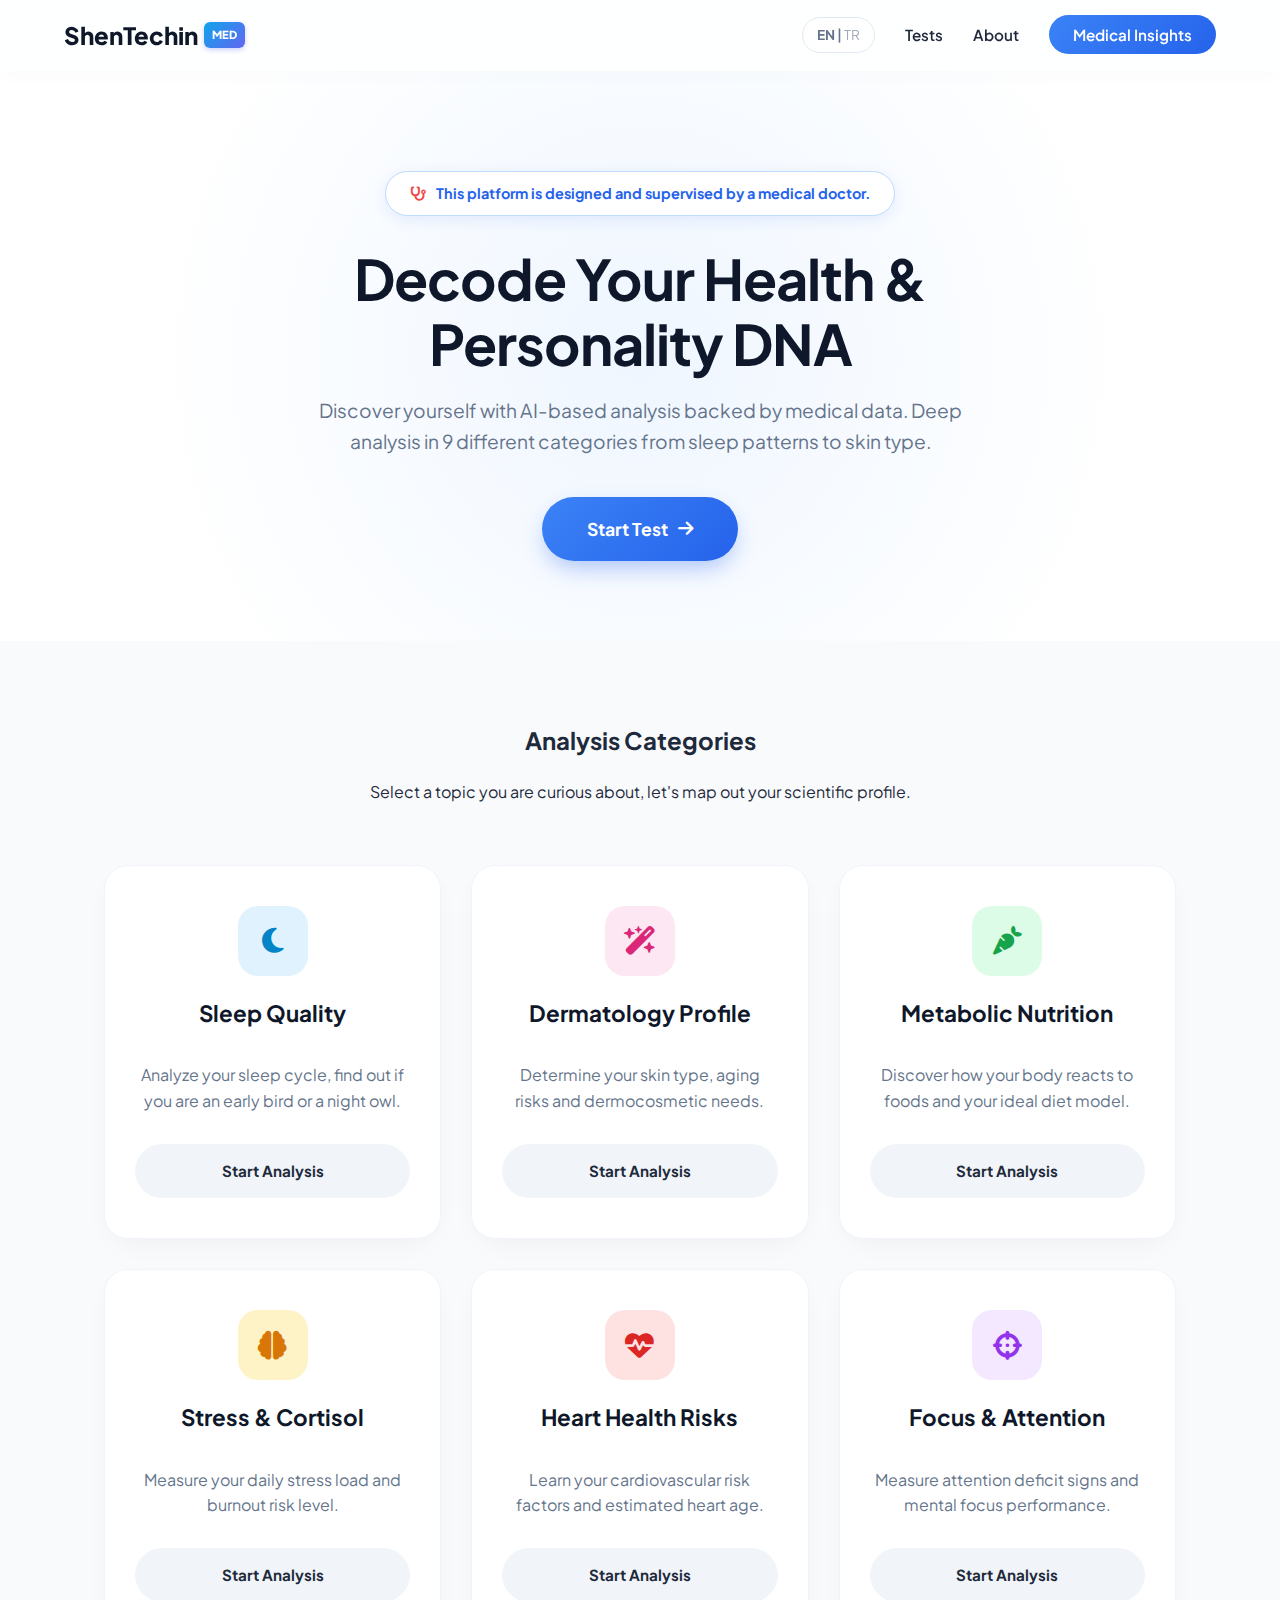
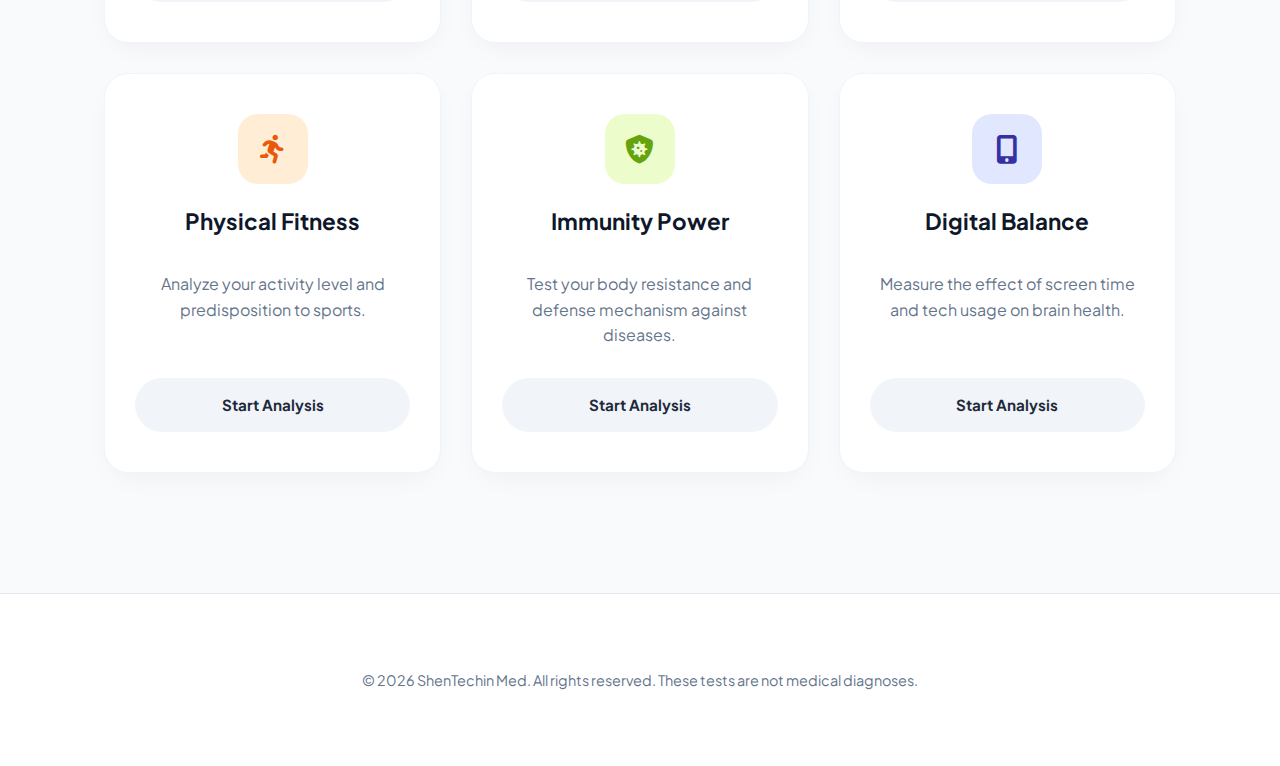
<file: index.html>
<!DOCTYPE html>
<html lang="en">
<head>
    <meta charset="UTF-8">
    <meta name="viewport" content="width=device-width, initial-scale=1.0">
    <title>ShenTechin Med | Decode Yourself</title>
    
    <link rel="preconnect" href="https://fonts.googleapis.com">
    <link rel="preconnect" href="https://fonts.gstatic.com" crossorigin>
    
    <link href="https://fonts.googleapis.com/css2?family=Inter:wght@300;400;600;800&display=swap" rel="stylesheet">
    <link rel="stylesheet" href="assets/css/base.css">
    <link rel="stylesheet" href="assets/css/home.css">
    <link rel="stylesheet" href="assets/css/quiz.css">
    <link rel="stylesheet" href="assets/css/pages.css">
    <link rel="stylesheet" href="https://cdnjs.cloudflare.com/ajax/libs/font-awesome/6.4.0/css/all.min.css">
</head>
<body>

    <!-- NAVİGASYON -->
    <nav class="navbar">
        <a href="index.html" class="logo">
            ShenTechin<span class="med-badge">MED</span>
        </a>
        <ul class="nav-links">
            <li class="lang-switcher">
                <span id="lang-en" onclick="setLanguage('en')" style="cursor:pointer;">EN</span> | 
                <span id="lang-tr" onclick="setLanguage('tr')" style="cursor:pointer;">TR</span>
            </li>
            <li><a href="#test-section" data-i18n="nav_tests">Tests</a></li>
            <li><a href="about.html" data-i18n="nav_about">About</a></li>
            <!-- Login Kaldırıldı, Insights Eklendi -->
            <li><a href="insights.html" class="btn-login" style="background:var(--primary-gradient); border:none;" data-i18n="nav_insights">Medical Insights</a></li>
        </ul>
    </nav>

    <!-- HERO SECTION -->
    <header class="hero">
        <div class="hero-content">
            <div class="doctor-badge-container">
                <span class="doctor-badge" data-i18n="doctor_loop_hero">
                    <i class="fa-solid fa-stethoscope"></i> This platform is designed and supervised by a medical doctor.
                </span>
            </div>
            <h1 data-i18n="hero_title">Decode Your Health &<br>Personality DNA</h1>
            <p data-i18n="hero_desc">Discover yourself with AI-based analysis backed by medical data.</p>
            <a href="#test-section" class="cta-button" data-i18n="hero_btn">Start Test <i class="fa-solid fa-arrow-right"></i></a>
        </div>
    </header>

    <!-- TEST KATEGORİLERİ -->
    <section id="test-section" class="container">
        <div class="section-title">
            <h2 data-i18n="cat_title">Analysis Categories</h2>
            <p data-i18n="cat_desc">Select a topic you are curious about.</p>
        </div>

        <div class="grid-container">
            <!-- 1. SLEEP -->
            <div class="card">
                <div class="card-icon" style="background: #e0f2fe; color: #0284c7;"><i class="fa-solid fa-moon"></i></div>
                <h3 data-i18n="card_sleep_title">Sleep Quality</h3>
                <p data-i18n="card_sleep_desc">Analyze your sleep cycle.</p>
                <a href="quiz.html?type=sleep" class="start-test-btn" data-i18n="btn_start">Start Analysis</a>
            </div>

            <!-- 2. SKIN -->
            <div class="card">
                <div class="card-icon" style="background: #fce7f3; color: #db2777;"><i class="fa-solid fa-wand-magic-sparkles"></i></div>
                <h3 data-i18n="card_skin_title">Dermatology Profile</h3>
                <p data-i18n="card_skin_desc">Determine your skin type.</p>
                <a href="quiz.html?type=skin" class="start-test-btn" data-i18n="btn_start">Start Analysis</a>
            </div>

            <!-- 3. DIET -->
            <div class="card">
                <div class="card-icon" style="background: #dcfce7; color: #16a34a;"><i class="fa-solid fa-carrot"></i></div>
                <h3 data-i18n="card_diet_title">Metabolic Nutrition</h3>
                <p data-i18n="card_diet_desc">Discover your ideal diet model.</p>
                <a href="quiz.html?type=diet" class="start-test-btn" data-i18n="btn_start">Start Analysis</a>
            </div>

            <!-- 4. STRESS -->
            <div class="card">
                <div class="card-icon" style="background: #fef3c7; color: #d97706;"><i class="fa-solid fa-brain"></i></div>
                <h3 data-i18n="card_stress_title">Stress & Cortisol</h3>
                <p data-i18n="card_stress_desc">Measure your daily stress load.</p>
                <a href="quiz.html?type=stress" class="start-test-btn" data-i18n="btn_start">Start Analysis</a>
            </div>

            <!-- 5. HEART -->
            <div class="card">
                <div class="card-icon" style="background: #fee2e2; color: #dc2626;"><i class="fa-solid fa-heart-pulse"></i></div>
                <h3 data-i18n="card_heart_title">Heart Risk Analysis</h3>
                <p data-i18n="card_heart_desc">Learn your cardiovascular risk factors.</p>
                <a href="quiz.html?type=heart" class="start-test-btn" data-i18n="btn_start">Start Analysis</a>
            </div>

            <!-- 6. FOCUS -->
            <div class="card">
                <div class="card-icon" style="background: #f3e8ff; color: #9333ea;"><i class="fa-solid fa-crosshairs"></i></div>
                <h3 data-i18n="card_focus_title">Focus & Attention</h3>
                <p data-i18n="card_focus_desc">Measure attention deficit signs.</p>
                <a href="quiz.html?type=focus" class="start-test-btn" data-i18n="btn_start">Start Analysis</a>
            </div>

            <!-- 7. FITNESS -->
            <div class="card">
                <div class="card-icon" style="background: #ffedd5; color: #ea580c;"><i class="fa-solid fa-person-running"></i></div>
                <h3 data-i18n="card_fitness_title">Physical Fitness</h3>
                <p data-i18n="card_fitness_desc">Analyze your activity level.</p>
                <a href="quiz.html?type=fitness" class="start-test-btn" data-i18n="btn_start">Start Analysis</a>
            </div>

            <!-- 8. IMMUNITY -->
            <div class="card">
                <div class="card-icon" style="background: #ecfccb; color: #65a30d;"><i class="fa-solid fa-shield-virus"></i></div>
                <h3 data-i18n="card_immunity_title">Immunity Power</h3>
                <p data-i18n="card_immunity_desc">Test your body resistance.</p>
                <a href="quiz.html?type=immunity" class="start-test-btn" data-i18n="btn_start">Start Analysis</a>
            </div>

            <!-- 9. TECH -->
            <div class="card">
                <div class="card-icon" style="background: #e0e7ff; color: #3730a3;"><i class="fa-solid fa-mobile-screen-button"></i></div>
                <h3 data-i18n="card_tech_title">Digital Balance</h3>
                <p data-i18n="card_tech_desc">Measure screen time effects.</p>
                <a href="quiz.html?type=tech" class="start-test-btn" data-i18n="btn_start">Start Analysis</a>
            </div>

        </div>
    </section>

    <footer>
        <p data-i18n="footer_text">&copy; 2026 ShenTechin Med. All rights reserved.</p>
    </footer>

    <script src="assets/js/translations.js"></script>
</body>
</html>
</file>
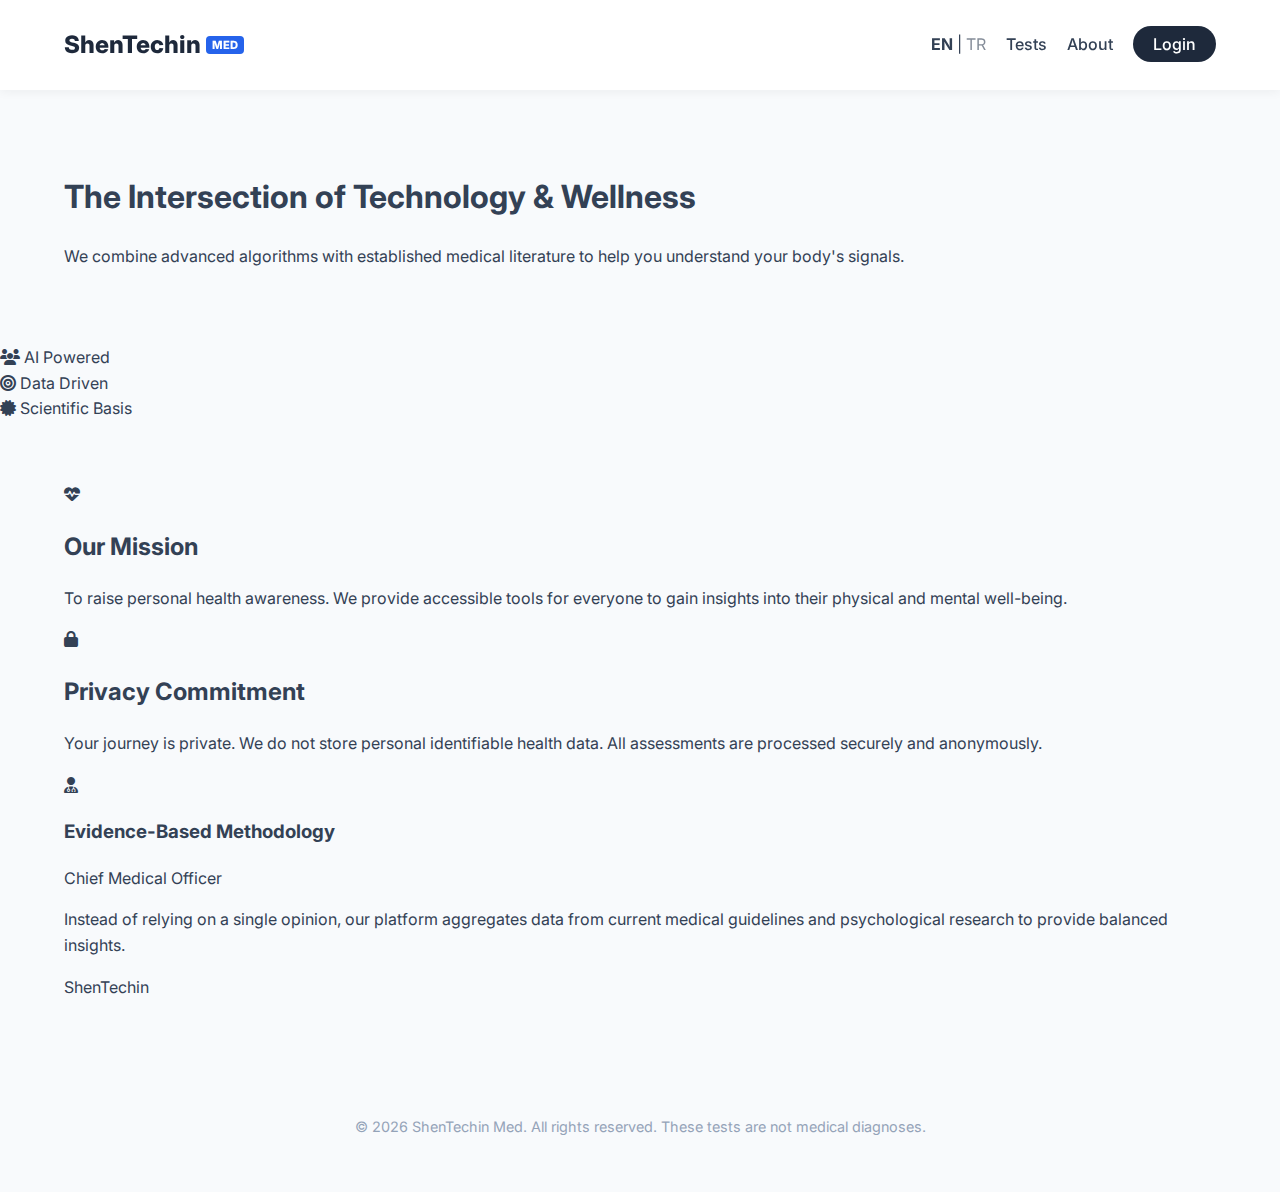
<file: about.html>
<!DOCTYPE html>
<html lang="en">
<head>
    <meta charset="UTF-8">
    <meta name="viewport" content="width=device-width, initial-scale=1.0">
    <title>About Us | ShenTechin Med</title>
    <link href="https://fonts.googleapis.com/css2?family=Inter:wght@300;400;600;800&display=swap" rel="stylesheet">
    <link rel="stylesheet" href="assets/css/style.css">
    <link rel="stylesheet" href="https://cdnjs.cloudflare.com/ajax/libs/font-awesome/6.4.0/css/all.min.css">
</head>
<body>

    <!-- NAVİGASYON (Aynı) -->
    <nav class="navbar">
        <div class="logo">ShenTechin<span class="med-badge">MED</span></div>
        <ul class="nav-links">
            <li class="lang-switcher">
                <span id="lang-en" onclick="setLanguage('en')" style="cursor:pointer;">EN</span> | 
                <span id="lang-tr" onclick="setLanguage('tr')" style="cursor:pointer;">TR</span>
            </li>
            <li><a href="index.html" data-i18n="nav_tests">Tests</a></li>
            <li><a href="about.html" class="active" data-i18n="nav_about">About</a></li>
            <li><a href="#" class="btn-login" data-i18n="nav_login">Login</a></li>
        </ul>
    </nav>

    <!-- HAKKIMIZDA HERO -->
    <header class="about-hero">
        <div class="container">
            <h1 data-i18n="about_hero_title">Bridging Medical Science & AI</h1>
            <p data-i18n="about_hero_desc">Dedicated to helping you understand your body and mind better.</p>
        </div>
    </header>

    <!-- İSTATİSTİKLER (GÜVEN BANDI) -->
    <div class="stats-bar">
        <div class="stat-item"><i class="fa-solid fa-users"></i> <span data-i18n="stat_1">50k+ Tests</span></div>
        <div class="stat-item"><i class="fa-solid fa-bullseye"></i> <span data-i18n="stat_2">98% Accuracy</span></div>
        <div class="stat-item"><i class="fa-solid fa-certificate"></i> <span data-i18n="stat_3">Doctor Approved</span></div>
    </div>

    <!-- İÇERİK IZGARASI -->
    <section class="container about-content">
        
        <!-- MİSYON & GİZLİLİK -->
        <div class="text-section">
            <div class="info-block">
                <div class="icon-box"><i class="fa-solid fa-heart-pulse"></i></div>
                <h2 data-i18n="mission_title">Our Mission</h2>
                <p data-i18n="mission_desc">To democratize health analysis...</p>
            </div>

            <div class="info-block">
                <div class="icon-box"><i class="fa-solid fa-lock"></i></div>
                <h2 data-i18n="privacy_title">Privacy First</h2>
                <p data-i18n="privacy_desc">Your health data is personal...</p>
            </div>
        </div>

        <!-- DOKTOR KARTI -->
        <div class="doctor-card">
            <div class="doc-img-placeholder">
                <i class="fa-solid fa-user-doctor"></i>
            </div>
            <h3 data-i18n="doctor_name">Dr. Shen Techin</h3>
            <span class="doc-title">Chief Medical Officer</span>
            <p data-i18n="doctor_bio">With over 15 years of experience...</p>
            <div class="doc-sign">ShenTechin</div>
        </div>

    </section>

    <footer>
        <p data-i18n="footer_text">&copy; 2026 ShenTechin Med. All rights reserved.</p>
    </footer>

    <script src="assets/js/translations.js"></script>
</body>
</html>
</file>
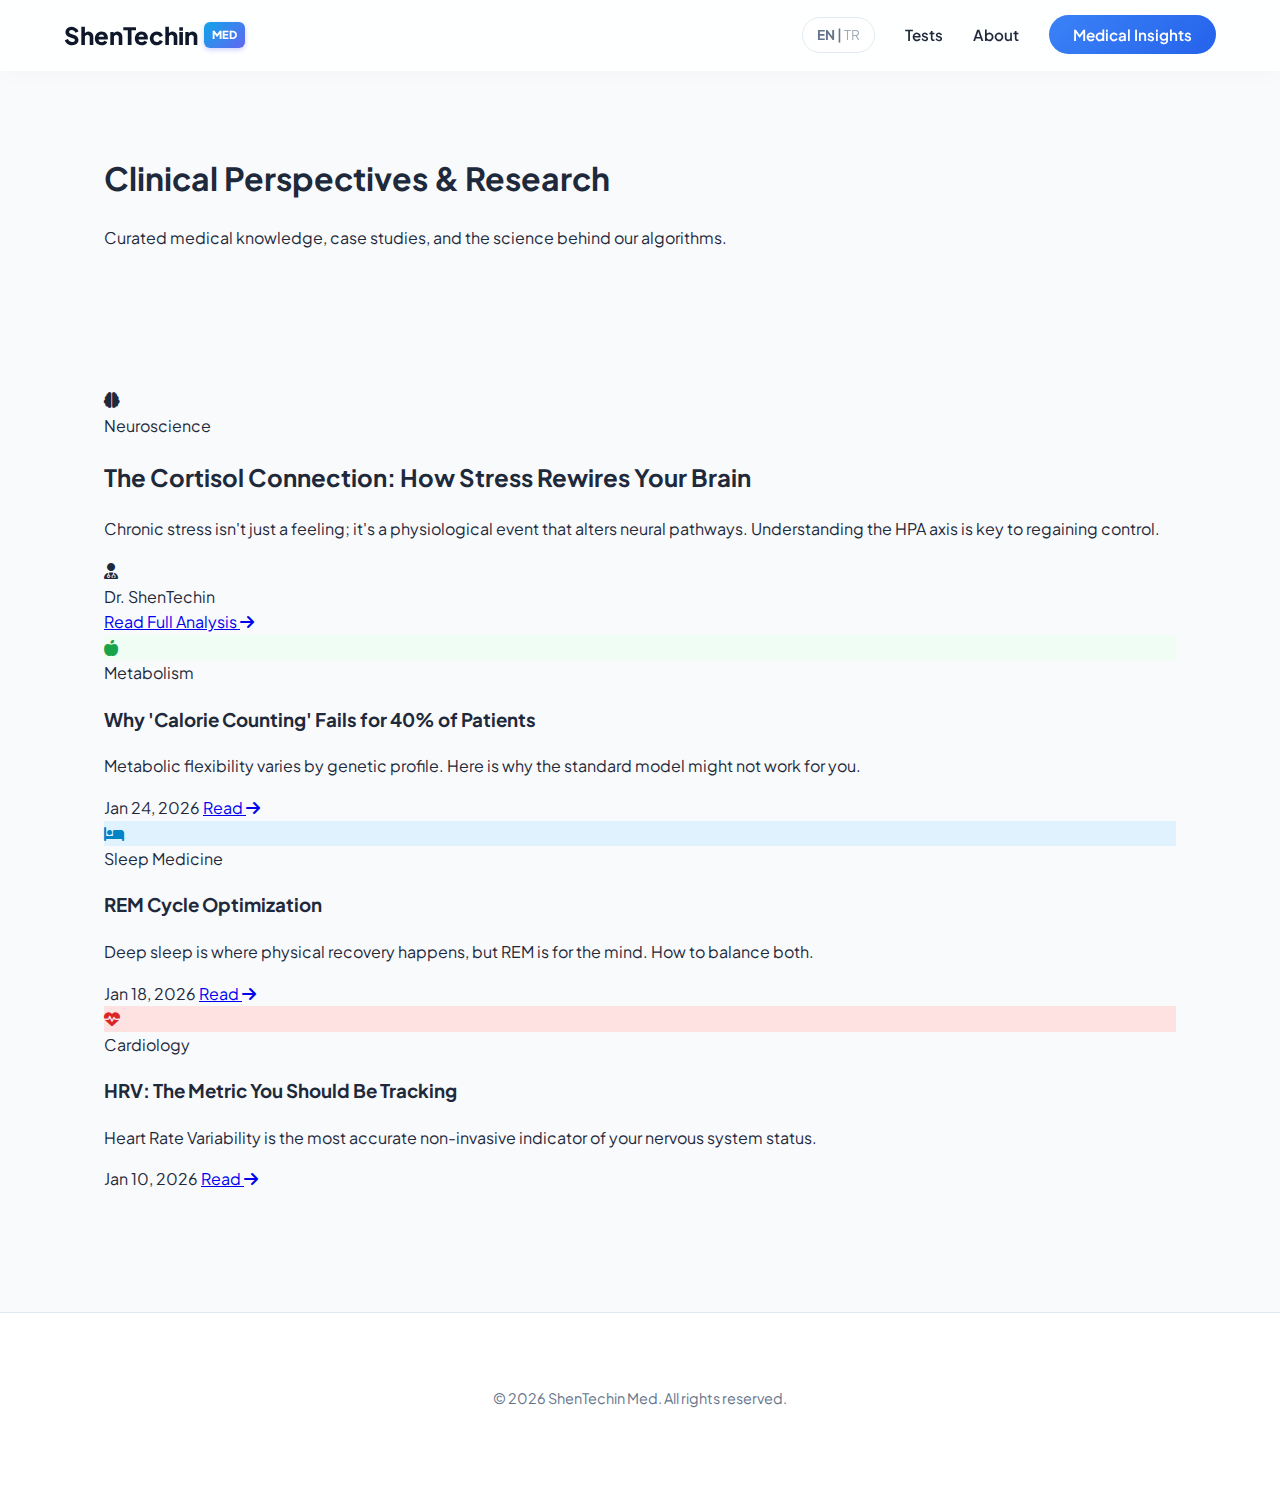
<file: insights.html>
<!DOCTYPE html>
<html lang="en">
<head>
    <meta charset="UTF-8">
    <meta name="viewport" content="width=device-width, initial-scale=1.0">
    <title>Medical Insights | Dr. ShenTechin</title>
    
    <!-- Preconnect -->
    <link rel="preconnect" href="https://fonts.googleapis.com">
    <link rel="preconnect" href="https://fonts.gstatic.com" crossorigin>

    <link href="https://fonts.googleapis.com/css2?family=Plus+Jakarta+Sans:wght@300;400;500;600;700;800&display=swap" rel="stylesheet">
    <link rel="stylesheet" href="assets/css/base.css">
    <link rel="stylesheet" href="assets/css/home.css">
    <link rel="stylesheet" href="assets/css/pages.css">
    <link rel="stylesheet" href="https://cdnjs.cloudflare.com/ajax/libs/font-awesome/6.4.0/css/all.min.css">
</head>
<body>

    <!-- NAVBAR -->
    <nav class="navbar">
        <a href="index.html" class="logo">
            ShenTechin<span class="med-badge">MED</span>
        </a>
        <ul class="nav-links">
            <li class="lang-switcher">
                <span id="lang-en" onclick="setLanguage('en')" style="cursor:pointer;">EN</span> | 
                <span id="lang-tr" onclick="setLanguage('tr')" style="cursor:pointer;">TR</span>
            </li>
            <li><a href="index.html">Tests</a></li>
            <li><a href="about.html">About</a></li>
            <!-- Login yerine Medical Insights Butonu -->
            <li><a href="insights.html" class="btn-login" style="background:var(--primary-gradient); border:none;">Medical Insights</a></li>
        </ul>
    </nav>

    <!-- INSIGHTS HERO -->
    <header class="insights-hero">
        <div class="container">
            <h1>Clinical Perspectives & Research</h1>
            <p>Curated medical knowledge, case studies, and the science behind our algorithms.</p>
        </div>
    </header>

    <!-- BLOG CONTENT -->
    <section class="container blog-container">
        
        <!-- FEATURED ARTICLE (Öne Çıkan) -->
        <article class="featured-article">
            <div class="featured-img">
                <i class="fa-solid fa-brain"></i>
            </div>
            <div class="featured-content">
                <span class="badge neuro">Neuroscience</span>
                <h2>The Cortisol Connection: How Stress Rewires Your Brain</h2>
                <p>Chronic stress isn't just a feeling; it's a physiological event that alters neural pathways. Understanding the HPA axis is key to regaining control.</p>
                <div class="article-footer">
                    <div class="author-box">
                        <div class="author-avatar"><i class="fa-solid fa-user-doctor"></i></div>
                        <span>Dr. ShenTechin</span>
                    </div>
                    <a href="#" class="read-link">Read Full Analysis <i class="fa-solid fa-arrow-right"></i></a>
                </div>
            </div>
        </article>

        <!-- ARTICLES GRID -->
        <div class="articles-grid">
            
            <!-- Article 1 -->
            <article class="article-card">
                <div class="card-img-top" style="background:#f0fdf4; color:#16a34a;">
                    <i class="fa-solid fa-apple-whole"></i>
                </div>
                <div class="article-body">
                    <span class="badge diet">Metabolism</span>
                    <h3 class="article-title">Why 'Calorie Counting' Fails for 40% of Patients</h3>
                    <p class="article-excerpt">Metabolic flexibility varies by genetic profile. Here is why the standard model might not work for you.</p>
                    <div class="article-footer">
                        <span>Jan 24, 2026</span>
                        <a href="#" class="read-link">Read <i class="fa-solid fa-arrow-right"></i></a>
                    </div>
                </div>
            </article>

            <!-- Article 2 -->
            <article class="article-card">
                <div class="card-img-top" style="background:#e0f2fe; color:#0284c7;">
                    <i class="fa-solid fa-bed"></i>
                </div>
                <div class="article-body">
                    <span class="badge sleep">Sleep Medicine</span>
                    <h3 class="article-title">REM Cycle Optimization</h3>
                    <p class="article-excerpt">Deep sleep is where physical recovery happens, but REM is for the mind. How to balance both.</p>
                    <div class="article-footer">
                        <span>Jan 18, 2026</span>
                        <a href="#" class="read-link">Read <i class="fa-solid fa-arrow-right"></i></a>
                    </div>
                </div>
            </article>

            <!-- Article 3 -->
            <article class="article-card">
                <div class="card-img-top" style="background:#fee2e2; color:#dc2626;">
                    <i class="fa-solid fa-heart-pulse"></i>
                </div>
                <div class="article-body">
                    <span class="badge cardio">Cardiology</span>
                    <h3 class="article-title">HRV: The Metric You Should Be Tracking</h3>
                    <p class="article-excerpt">Heart Rate Variability is the most accurate non-invasive indicator of your nervous system status.</p>
                    <div class="article-footer">
                        <span>Jan 10, 2026</span>
                        <a href="#" class="read-link">Read <i class="fa-solid fa-arrow-right"></i></a>
                    </div>
                </div>
            </article>

        </div>
    </section>

    <footer>
        <p>&copy; 2026 ShenTechin Med. All rights reserved.</p>
    </footer>

    <script src="assets/js/translations.js"></script>
</body>
</html>
</file>
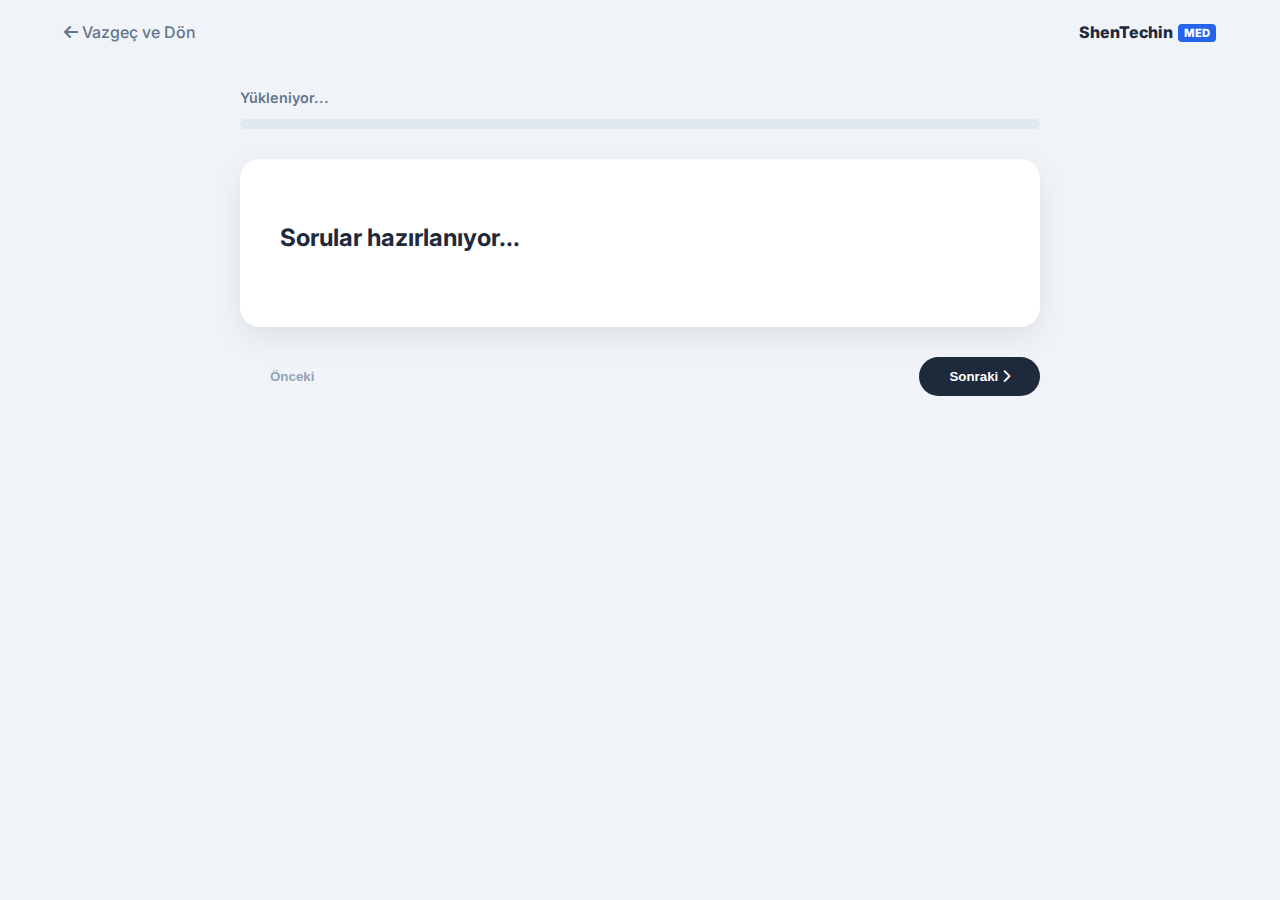
<file: quiz.html>
<!DOCTYPE html>
<html lang="tr">
<head>
    <meta charset="UTF-8">
    <meta name="viewport" content="width=device-width, initial-scale=1.0">
    <title>Analiz Başlıyor | ShenTechin Med</title>
    <link href="https://fonts.googleapis.com/css2?family=Inter:wght@300;400;600;800&display=swap" rel="stylesheet">
    <link rel="stylesheet" href="assets/css/style.css">
    <link rel="stylesheet" href="https://cdnjs.cloudflare.com/ajax/libs/font-awesome/6.4.0/css/all.min.css">
</head>
<body class="quiz-body">

    <!-- NAVİGASYON -->
    <nav class="quiz-nav">
        <a href="index.html" class="back-link"><i class="fa-solid fa-arrow-left"></i> Vazgeç ve Dön</a>
        <div class="logo-small">ShenTechin<span class="med-badge">MED</span></div>
    </nav>

    <!-- ANA ALAN -->
    <div class="quiz-container">
        
        <!-- İLERLEME ÇUBUĞU -->
        <div class="progress-header">
            <span id="question-count">Yükleniyor...</span>
            <div class="progress-bar-bg">
                <div class="progress-bar-fill" style="width: 0%;"></div>
            </div>
        </div>

        <!-- SORU KARTI -->
        <div class="question-card">
            <h2 id="question-text">Sorular hazırlanıyor...</h2>
            
            <!-- Şık butonları JS ile buraya gelecek -->
            <div class="options-grid"></div>
        </div>

        <!-- ALT BUTONLAR -->
        <div class="quiz-footer">
            <button class="nav-btn prev-btn" disabled>Önceki</button>
            <button class="nav-btn next-btn">Sonraki <i class="fa-solid fa-chevron-right"></i></button>
        </div>
    </div>

    <!-- JAVASCRIPT -->
    <script src="assets/js/questions.js"></script>
    <script src="assets/js/logic.js"></script>

</body>
</html>
</file>
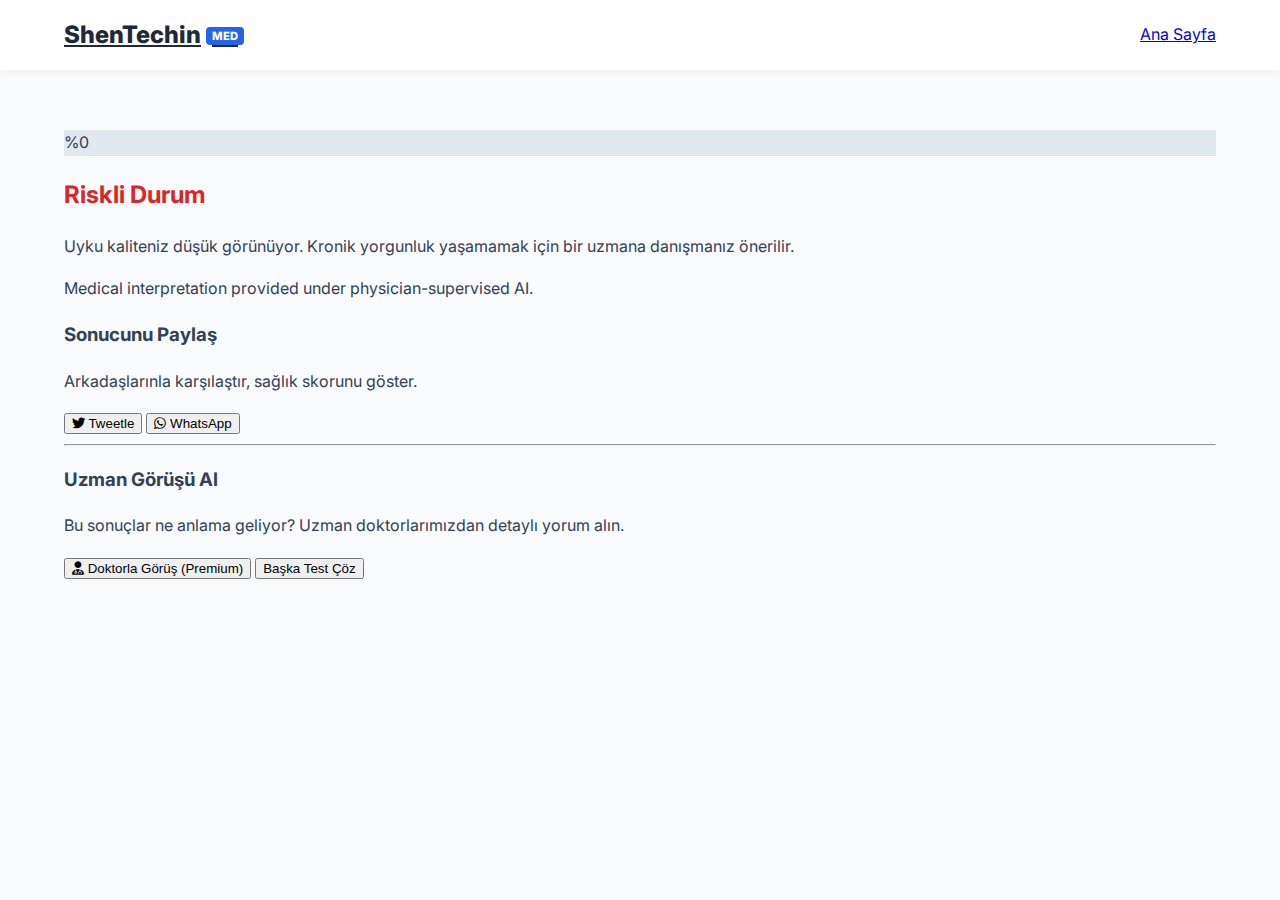
<file: result.html>
<!DOCTYPE html>
<html lang="tr">
<head>
    <meta charset="UTF-8">
    <meta name="viewport" content="width=device-width, initial-scale=1.0">
    <title>Analiz Sonucunuz | ShenTechin Med</title>
    <link href="https://fonts.googleapis.com/css2?family=Inter:wght@300;400;600;800&display=swap" rel="stylesheet">
    <link rel="stylesheet" href="assets/css/style.css">
    <link rel="stylesheet" href="https://cdnjs.cloudflare.com/ajax/libs/font-awesome/6.4.0/css/all.min.css">
</head>
<body class="result-body">

    <nav class="navbar">
        <a href="index.html" class="logo">
            ShenTechin<span class="med-badge">MED</span>
        </a>
        <a href="index.html" class="nav-link">Ana Sayfa</a>
    </nav>

    <div class="container result-container">
        <!-- SOL TARA: GRAFİK VE PUAN -->
        <div class="result-card">
            <div class="score-circle-container">
                <div class="circular-progress" id="score-circle">
                    <span class="progress-value" id="score-text">0%</span>
                </div>
            </div>
            <h2 id="result-title">Analiz Yapılıyor...</h2>
            <p id="result-desc" class="result-desc">Sonuçlarınız işleniyor, lütfen bekleyin.</p>
            <div class="medical-disclaimer">
                <span data-i18n="doctor_loop_result">
                    Medical interpretation provided under physician-supervised AI.
                </span>
            </div>
        </div>

        <!-- SAĞ TARAF: AKSİYON VE PAYLAŞIM -->
        <div class="action-card">
            <h3>Sonucunu Paylaş</h3>
            <p>Arkadaşlarınla karşılaştır, sağlık skorunu göster.</p>
            
            <div class="share-buttons">
                <button class="share-btn twitter" onclick="shareResult('twitter')">
                    <i class="fa-brands fa-twitter"></i> Tweetle
                </button>
                <button class="share-btn whatsapp" onclick="shareResult('whatsapp')">
                    <i class="fa-brands fa-whatsapp"></i> WhatsApp
                </button>
            </div>

            <hr>

            <h3>Uzman Görüşü Al</h3>
            <p>Bu sonuçlar ne anlama geliyor? Uzman doktorlarımızdan detaylı yorum alın.</p>
            <button class="premium-btn"><i class="fa-solid fa-user-doctor"></i> Doktorla Görüş (Premium)</button>
            
            <button class="retry-btn" onclick="window.location.href='index.html'">Başka Test Çöz</button>
        </div>
    </div>

    <script src="assets/js/result.js"></script>
</body>
</html>
</file>
<file: assets/css/base.css>
/* --- 1. BASE.CSS (ÇEKİRDEK & GENEL STİL) --- */
@import url('https://fonts.googleapis.com/css2?family=Plus+Jakarta+Sans:wght@300;400;500;600;700;800&display=swap');

:root {
    /* Premium Renk Paleti */
    --primary: #3b82f6;
    --primary-dark: #2563eb;
    --primary-gradient: linear-gradient(135deg, #3b82f6 0%, #2563eb 100%);
    --accent-gradient: linear-gradient(135deg, #0ea5e9 0%, #6366f1 100%); /* Turkuazdan Mora */
    --secondary: #0f172a; /* Çok koyu lacivert (Siyah yerine) */
    
    --bg-body: #f8fafc; /* Göz yormayan gri-beyaz */
    --surface: #ffffff;
    
    --text-main: #1e293b;
    --text-light: #64748b;
    
    /* Gölgeler (Derinlik Hissi) */
    --shadow-soft: 0 10px 30px -10px rgba(0,0,0,0.06);
    --shadow-hover: 0 20px 40px -10px rgba(37, 99, 235, 0.15);
    
    --radius-lg: 24px;
    --radius-md: 16px;
}

* { box-sizing: border-box; }

body {
    margin: 0;
    font-family: 'Plus Jakarta Sans', sans-serif;
    background-color: var(--bg-body);
    color: var(--text-main);
    line-height: 1.6;
    -webkit-font-smoothing: antialiased;
}

/* NAVBAR (Glassmorphism - Buzlu Cam) */
.navbar {
    display: flex; justify-content: space-between; align-items: center;
    padding: 1rem 5%;
    background: rgba(255, 255, 255, 0.85); /* Şeffaf */
    backdrop-filter: blur(12px); /* Buzlu görüntü */
    -webkit-backdrop-filter: blur(12px);
    position: sticky; top: 0; z-index: 1000;
    border-bottom: 1px solid rgba(255,255,255,0.6);
    box-shadow: 0 4px 20px rgba(0,0,0,0.02);
}

/* Logo (Tıklanabilir & Hareketli) */
.logo {
    font-size: 1.5rem; font-weight: 800; color: var(--secondary);
    text-decoration: none; display: flex; align-items: center;
    transition: transform 0.2s cubic-bezier(0.25, 0.8, 0.25, 1);
}

.logo:hover { transform: scale(1.05); }

.med-badge {
    background: var(--accent-gradient); color: white;
    font-size: 0.7rem; padding: 4px 8px; border-radius: 6px; margin-left: 6px;
    box-shadow: 0 2px 5px rgba(99, 102, 241, 0.3);
}

.nav-links {
    list-style: none; display: flex; align-items: center;
    gap: 30px; margin: 0; padding: 0;
}

.nav-links a {
    text-decoration: none; color: var(--text-main);
    font-weight: 600; font-size: 0.95rem;
    transition: color 0.3s;
}
.nav-links a:hover { color: var(--primary); }

.btn-login {
    background: var(--secondary); color: white !important;
    padding: 10px 24px; border-radius: 30px;
    transition: transform 0.2s, box-shadow 0.2s;
}
.btn-login:hover {
    transform: translateY(-2px);
    box-shadow: 0 6px 15px rgba(15, 23, 42, 0.2);
}

.lang-switcher {
    border: 1px solid #e2e8f0; padding: 6px 14px;
    border-radius: 20px; background: white;
    font-size: 0.85rem; font-weight: 600; color: var(--text-light);
    cursor: pointer;
}

/* FOOTER */
footer {
    text-align: center; padding: 60px 20px;
    color: var(--text-light); font-size: 0.9rem;
    border-top: 1px solid #e2e8f0; background: white;
    margin-top: 60px;
}

@media (max-width: 768px) {
    .nav-links { gap: 15px; }
    .nav-links a { font-size: 0.85rem; }
    .hero h1 { font-size: 2.5rem; }
}
</file>
<file: assets/css/home.css>
/* --- 2. HOME.CSS (ANA SAYFA ÖZEL) --- */

/* HERO ALANI */
.hero {
    background: radial-gradient(circle at 50% 50%, #eff6ff 0%, #ffffff 70%);
    padding: 100px 5% 80px 5%;
    text-align: center;
    position: relative; overflow: hidden;
}

.hero-content { max-width: 800px; margin: 0 auto; position: relative; z-index: 2; }

/* Doktor Rozeti */
.doctor-badge-container { display: flex; justify-content: center; margin-bottom: 30px; }
.doctor-badge {
    display: inline-flex; align-items: center; gap: 10px;
    background: white; color: var(--primary-dark);
    padding: 10px 24px; border-radius: 50px;
    font-size: 0.9rem; font-weight: 700;
    border: 1px solid #bfdbfe;
    box-shadow: 0 4px 15px rgba(37, 99, 235, 0.1);
    transition: transform 0.3s;
}
.doctor-badge:hover { transform: scale(1.02); }
.doctor-badge i { color: #ef4444; }

.hero h1 {
    font-size: 3.5rem; color: var(--secondary);
    margin: 0 0 20px 0; line-height: 1.15; letter-spacing: -1px;
}
.hero p {
    font-size: 1.2rem; color: var(--text-light);
    margin: 0 auto 40px auto; max-width: 650px;
}

/* Ana CTA Butonu */
.cta-button {
    display: inline-flex; align-items: center; gap: 10px;
    background: var(--primary-gradient); color: white;
    padding: 18px 45px; border-radius: 50px;
    text-decoration: none; font-weight: 700; font-size: 1.1rem;
    transition: all 0.3s cubic-bezier(0.25, 0.8, 0.25, 1);
    box-shadow: 0 10px 25px -5px rgba(37, 99, 235, 0.4);
}
.cta-button:hover {
    transform: translateY(-4px);
    box-shadow: 0 20px 35px -10px rgba(37, 99, 235, 0.5);
}

/* KARTLAR VE GRID SİSTEMİ */
.container { padding: 60px 5%; max-width: 1200px; margin: 0 auto; }
.section-title { text-align: center; margin-bottom: 60px; }

.grid-container {
    display: grid;
    /* Kart genişliği en az 300px olacak şekilde ayarla */
    grid-template-columns: repeat(auto-fit, minmax(300px, 1fr));
    gap: 30px; /* Kartlar arası ideal boşluk */
    align-items: stretch; /* Hepsi aynı boyda */
}

/* Kart Tasarımı */
.card {
    background: var(--surface);
    padding: 40px 30px;
    border-radius: var(--radius-lg);
    box-shadow: var(--shadow-soft);
    border: 1px solid #f1f5f9;
    transition: all 0.3s cubic-bezier(0.25, 0.8, 0.25, 1);
    
    /* İÇERİK ORTALAMA (FLEX) */
    display: flex; flex-direction: column;
    align-items: center; text-align: center;
    
    position: relative; overflow: hidden; height: 100%;
}

/* Hover Efektleri */
.card:hover {
    transform: translateY(-10px);
    box-shadow: var(--shadow-hover);
    border-color: #e0f2fe;
}
.card::before { /* Üstteki renkli çizgi */
    content: ''; position: absolute; top: 0; left: 0;
    width: 100%; height: 4px;
    background: var(--accent-gradient);
    opacity: 0; transition: opacity 0.3s;
}
.card:hover::before { opacity: 1; }

.card-icon {
    width: 70px; height: 70px; border-radius: 20px;
    display: flex; align-items: center; justify-content: center;
    font-size: 1.8rem; margin-bottom: 20px;
    transition: transform 0.3s;
}
.card:hover .card-icon { transform: scale(1.1) rotate(5deg); }

.card h3 { font-size: 1.4rem; margin: 0 0 15px 0; color: var(--secondary); font-weight: 700; }
.card p {
    color: var(--text-light); font-size: 1rem;
    margin-bottom: 30px; line-height: 1.6;
    flex-grow: 1; /* Butonu alta it */
}

/* Kart İçi Start Analysis Butonu */
.start-test-btn {
    display: block; width: 100%; padding: 14px 0;
    background: #f1f5f9; color: var(--text-main);
    border-radius: 50px; text-decoration: none;
    font-weight: 700; font-size: 0.95rem;
    transition: all 0.3s; border: 1px solid transparent;
}
.card:hover .start-test-btn {
    background: var(--primary); color: white;
    box-shadow: 0 10px 20px rgba(37, 99, 235, 0.25);
    transform: translateY(-2px);
}
</file>
<file: assets/css/quiz.css>
/* --- 3. QUIZ.CSS (TEST MOTORU) --- */

.quiz-body { background: #f8fafc; min-height: 100vh; }
.quiz-container { max-width: 800px; margin: 40px auto; padding: 0 20px; }

/* Progress Bar */
.progress-header { margin-bottom: 30px; }
.progress-bar-bg { width: 100%; height: 8px; background: #e2e8f0; border-radius: 10px; overflow: hidden; }
.progress-bar-fill { height: 100%; background: var(--accent-gradient); width: 0%; transition: width 0.4s ease; }

/* Soru Kartı */
.question-card {
    background: white; padding: 50px;
    border-radius: var(--radius-lg);
    box-shadow: var(--shadow-soft);
    text-align: center; margin-bottom: 30px;
}

.question-card h2 {
    font-size: 1.6rem; color: var(--secondary);
    margin-bottom: 40px; line-height: 1.4;
}

/* 1-10 BUTON IZGARASI */
.options-grid {
    display: grid;
    /* 5 Sütun (Mobilde otomatik küçülür) */
    grid-template-columns: repeat(5, 1fr); 
    gap: 15px; /* Butonlar arası boşluk */
}

.scale-btn {
    aspect-ratio: 1; /* Kare buton */
    display: flex; align-items: center; justify-content: center;
    background: white; border: 2px solid #e2e8f0; border-radius: 14px;
    font-size: 1.2rem; font-weight: 700; color: var(--text-light);
    cursor: pointer; transition: all 0.2s cubic-bezier(0.25, 0.8, 0.25, 1);
}

.scale-btn:hover {
    border-color: var(--primary); color: var(--primary);
    transform: translateY(-5px); background: #f0f9ff;
    box-shadow: 0 10px 15px rgba(59, 130, 246, 0.1);
}

.scale-btn.selected {
    background: var(--primary); color: white;
    border-color: var(--primary); transform: scale(1.1);
    box-shadow: 0 10px 25px rgba(37, 99, 235, 0.3);
}

/* Alt Navigasyon */
.quiz-footer { display: flex; justify-content: space-between; margin-top: 30px; }
.nav-btn { padding: 14px 35px; border-radius: 50px; border: none; font-weight: 700; cursor: pointer; transition: 0.3s; }

.next-btn { background: var(--secondary); color: white; box-shadow: 0 4px 10px rgba(0,0,0,0.1); }
.next-btn:hover:not(:disabled) { transform: translateY(-2px); box-shadow: 0 8px 20px rgba(0,0,0,0.15); }
.next-btn:disabled { opacity: 0.5; cursor: not-allowed; }

.prev-btn { background: transparent; color: #94a3b8; }
.prev-btn:hover { color: var(--secondary); }

@media (max-width: 600px) {
    .options-grid { gap: 8px; }
    .scale-btn { font-size: 1rem; border-radius: 10px; }
    .question-card { padding: 30px 20px; }
}
</file>
<file: assets/css/pages.css>
/* --- 4. PAGES.CSS (ABOUT & RESULT) --- */

/* ABOUT PAGE */
.about-hero {
    display: flex; flex-direction: column;
    align-items: center; justify-content: center;
    text-align: center; padding: 80px 20px;
    background: white;
}

/* İstatistik Bandı (Siyah Alan) */
.stats-bar {
    background: var(--secondary); color: white;
    padding: 60px 20px;
    display: flex; justify-content: center; align-items: center;
    gap: 80px; flex-wrap: wrap; /* Mobilde alt alta geçsin */
    margin-bottom: 60px;
}

.stat-item {
    display: flex; flex-direction: column; align-items: center;
    gap: 12px; font-weight: 600; color: #cbd5e1; font-size: 1.1rem;
}
.stat-item i {
    font-size: 2.2rem; color: #38bdf8;
    background: rgba(56, 189, 248, 0.1);
    padding: 15px; border-radius: 50%;
}

/* İçerik Izgarası */
.about-content {
    display: grid; grid-template-columns: 1fr 1fr;
    gap: 80px; max-width: 1100px; margin: 0 auto 80px auto;
    padding: 0 20px; align-items: start;
}

.info-block { text-align: left; margin-bottom: 40px; }
.info-block .icon-box {
    width: 60px; height: 60px; background: #e0f2fe; color: var(--primary);
    border-radius: 16px; display: flex; align-items: center; justify-content: center;
    font-size: 1.8rem; margin-bottom: 20px;
}
.info-block h2 { font-size: 1.6rem; color: var(--secondary); margin-bottom: 15px; }
.info-block p { font-size: 1.05rem; color: var(--text-light); line-height: 1.8; }

/* Doktor Kartı (Sticky) */
.doctor-card {
    background: white; padding: 50px 40px; border-radius: 24px;
    box-shadow: 0 20px 60px rgba(0,0,0,0.08);
    border-top: 6px solid var(--primary); text-align: center;
    position: sticky; top: 100px;
}
.doc-img-placeholder {
    width: 100px; height: 100px; background: #eff6ff; color: var(--primary);
    border-radius: 50%; margin: 0 auto 25px auto;
    display: flex; align-items: center; justify-content: center; font-size: 2.5rem;
}
.doc-title {
    color: var(--primary); font-weight: 700; text-transform: uppercase;
    font-size: 0.85rem; letter-spacing: 1px; display: block; margin-bottom: 10px;
}

/* RESULT PAGE */
.result-container {
    display: grid; grid-template-columns: 1fr 1fr;
    gap: 40px; margin-top: 40px;
}
.result-card, .action-card {
    background: white; padding: 40px;
    border-radius: var(--radius-lg); box-shadow: var(--shadow-soft);
}

.percentile-box {
    background: #f1f5f9; padding: 10px 15px; border-radius: 8px;
    font-weight: 700; margin-bottom: 20px; display: inline-block;
    border: 1px solid #cbd5e1;
}

.risk-text { font-size: 1.1rem; line-height: 1.7; }
.risk-text strong {
    color: #dc2626; background: rgba(220, 38, 38, 0.05);
    padding: 0 5px; border-radius: 4px;
}

.medical-disclaimer {
    margin-top: 25px; padding: 15px;
    background: #f0fdf4; border-left: 4px solid #16a34a;
    border-radius: 6px; color: #166534; font-weight: 600;
    display: flex; align-items: center; justify-content: center; gap: 10px;
}

.share-buttons { display: flex; gap: 10px; justify-content: center; margin: 25px 0; }
.share-btn { padding: 12px 25px; border-radius: 10px; border: none; color: white; cursor: pointer; font-weight: 600; transition: transform 0.2s;}
.share-btn:hover { transform: scale(1.05); }
.share-btn.twitter { background: #1da1f2; }
.share-btn.whatsapp { background: #25d366; }

/* MOBİL */
@media (max-width: 900px) {
    .about-content, .result-container { grid-template-columns: 1fr; }
    .stats-bar { gap: 40px; }
}
</file>
<file: assets/css/style.css>
/* GENEL AYARLAR */
:root {
    --primary: #2563eb; /* Medikal Mavi */
    --secondary: #1e293b; /* Koyu Gri */
    --accent: #0ea5e9; /* Açık Mavi */
    --bg-light: #f8fafc;
    --white: #ffffff;
    --text-main: #334155;
}

body {
    margin: 0;
    font-family: 'Inter', sans-serif;
    background-color: var(--bg-light);
    color: var(--text-main);
    line-height: 1.6;
}

/* NAVBAR */
.navbar {
    display: flex;
    justify-content: space-between;
    align-items: center;
    padding: 1rem 5%;
    background: var(--white);
    box-shadow: 0 2px 10px rgba(0,0,0,0.05);
    position: sticky;
    top: 0;
    z-index: 1000;
}

.logo {
    font-size: 1.5rem;
    font-weight: 800;
    color: var(--secondary);
}

.med-badge {
    background: var(--primary);
    color: white;
    font-size: 0.7rem;
    padding: 2px 6px;
    border-radius: 4px;
    margin-left: 5px;
    vertical-align: middle;
}

.nav-links {
    list-style: none;
    display: flex;
    gap: 20px;
}

.nav-links a {
    text-decoration: none;
    color: var(--text-main);
    font-weight: 500;
    transition: 0.3s;
}

.btn-login {
    background: var(--secondary);
    color: white !important;
    padding: 8px 20px;
    border-radius: 20px;
}

/* HERO SECTION */
.hero {
    background: linear-gradient(135deg, #eff6ff 0%, #ffffff 100%);
    padding: 80px 5%;
    text-align: center;
}

.trust-badge {
    background: #dbeafe;
    color: var(--primary);
    padding: 5px 15px;
    border-radius: 50px;
    font-size: 0.9rem;
    font-weight: 600;
    display: inline-block;
    margin-bottom: 20px;
}

.hero h1 {
    font-size: 3.5rem;
    color: var(--secondary);
    margin: 10px 0;
    line-height: 1.2;
}

.hero p {
    font-size: 1.2rem;
    color: #64748b;
    max-width: 700px;
    margin: 0 auto 30px auto;
}

.cta-button {
    display: inline-block;
    background: var(--primary);
    color: white;
    padding: 15px 35px;
    border-radius: 50px;
    text-decoration: none;
    font-weight: 600;
    font-size: 1.1rem;
    transition: transform 0.2s;
}

.cta-button:hover {
    transform: translateY(-3px);
    box-shadow: 0 10px 20px rgba(37, 99, 235, 0.2);
}

/* GRID VE KARTLAR */
.container {
    padding: 60px 5%;
    max-width: 1200px;
    margin: 0 auto;
}

.section-title {
    text-align: center;
    margin-bottom: 50px;
}

.grid-container {
    display: grid;
    grid-template-columns: repeat(auto-fit, minmax(280px, 1fr));
    gap: 30px;
}

.card {
    background: var(--white);
    padding: 30px;
    border-radius: 20px;
    box-shadow: 0 4px 6px -1px rgba(0, 0, 0, 0.05);
    transition: 0.3s;
    border: 1px solid #f1f5f9;
}

.card:hover {
    transform: translateY(-5px);
    box-shadow: 0 20px 25px -5px rgba(0, 0, 0, 0.1);
    border-color: var(--accent);
}

.card-icon {
    width: 60px;
    height: 60px;
    border-radius: 15px;
    display: flex;
    align-items: center;
    justify-content: center;
    font-size: 1.5rem;
    margin-bottom: 20px;
}

.card h3 {
    margin: 0 0 10px 0;
    color: var(--secondary);
}

.card p {
    color: #64748b;
    font-size: 0.95rem;
    margin-bottom: 20px;
}

.start-test-btn {
    width: 100%;
    padding: 12px;
    border: 1px solid #e2e8f0;
    background: transparent;
    border-radius: 10px;
    cursor: pointer;
    font-weight: 600;
    color: var(--text-main);
    transition: 0.2s;
}

.start-test-btn:hover {
    background: var(--secondary);
    color: white;
}

footer {
    text-align: center;
    padding: 40px;
    color: #94a3b8;
    font-size: 0.9rem;
}

/* --- QUIZ SAYFASI ÖZEL STİLLERİ --- */

.quiz-body {
    background-color: #f0f4f8; /* Daha odaklanmış, yumuşak bir gri */
    min-height: 100vh;
}

.quiz-nav {
    display: flex;
    justify-content: space-between;
    align-items: center;
    padding: 20px 5%;
    background: transparent;
}

.back-link {
    text-decoration: none;
    color: #64748b;
    font-weight: 500;
    transition: 0.3s;
}

.back-link:hover {
    color: var(--primary);
}

.logo-small {
    font-weight: 800;
    color: var(--secondary);
}

/* Quiz Ana Kutusu */
.quiz-container {
    max-width: 800px;
    margin: 20px auto;
    padding: 0 20px;
}

/* İlerleme Çubuğu */
.progress-header {
    margin-bottom: 30px;
}

#question-count {
    display: block;
    margin-bottom: 10px;
    font-size: 0.9rem;
    color: #64748b;
    font-weight: 600;
}

.progress-bar-bg {
    width: 100%;
    height: 10px;
    background-color: #e2e8f0;
    border-radius: 10px;
    overflow: hidden;
}

.progress-bar-fill {
    height: 100%;
    background-color: var(--primary);
    border-radius: 10px;
    transition: width 0.4s ease;
}

/* Soru Kartı */
.question-card {
    background: white;
    padding: 40px;
    border-radius: 20px;
    box-shadow: 0 10px 30px rgba(0,0,0,0.08);
    animation: fadeIn 0.5s ease;
}

@keyframes fadeIn {
    from { opacity: 0; transform: translateY(10px); }
    to { opacity: 1; transform: translateY(0); }
}

.question-card h2 {
    color: var(--secondary);
    font-size: 1.5rem;
    margin-bottom: 30px;
}

/* Şıklar */
.options-grid {
    display: flex;
    flex-direction: column;
    gap: 15px;
}

.option-btn {
    display: flex;
    align-items: center;
    padding: 15px 20px;
    background: white;
    border: 2px solid #e2e8f0;
    border-radius: 12px;
    cursor: pointer;
    font-size: 1rem;
    color: var(--text-main);
    text-align: left;
    transition: all 0.2s;
    font-family: 'Inter', sans-serif;
}

.option-btn:hover {
    border-color: var(--primary);
    background-color: #eff6ff;
}

.option-btn.selected {
    border-color: var(--primary);
    background-color: var(--primary);
    color: white;
}

.opt-letter {
    display: flex;
    align-items: center;
    justify-content: center;
    width: 30px;
    height: 30px;
    background: #f1f5f9;
    color: var(--secondary);
    border-radius: 6px;
    margin-right: 15px;
    font-weight: 700;
    font-size: 0.9rem;
}

.option-btn:hover .opt-letter {
    background: white;
}

.option-btn.selected .opt-letter {
    background: white;
    color: var(--primary);
}

/* Alt Kontroller */
.quiz-footer {
    display: flex;
    justify-content: space-between;
    margin-top: 30px;
}

.nav-btn {
    padding: 12px 30px;
    border-radius: 50px;
    border: none;
    font-weight: 600;
    cursor: pointer;
    transition: 0.3s;
}

.next-btn {
    background: var(--secondary);
    color: white;
}

.next-btn:hover {
    background: var(--primary);
    transform: translateX(5px);
}

.prev-btn {
    background: transparent;
    color: #94a3b8;
}

.prev-btn:not(:disabled):hover {
    color: var(--secondary);
}
</file>
